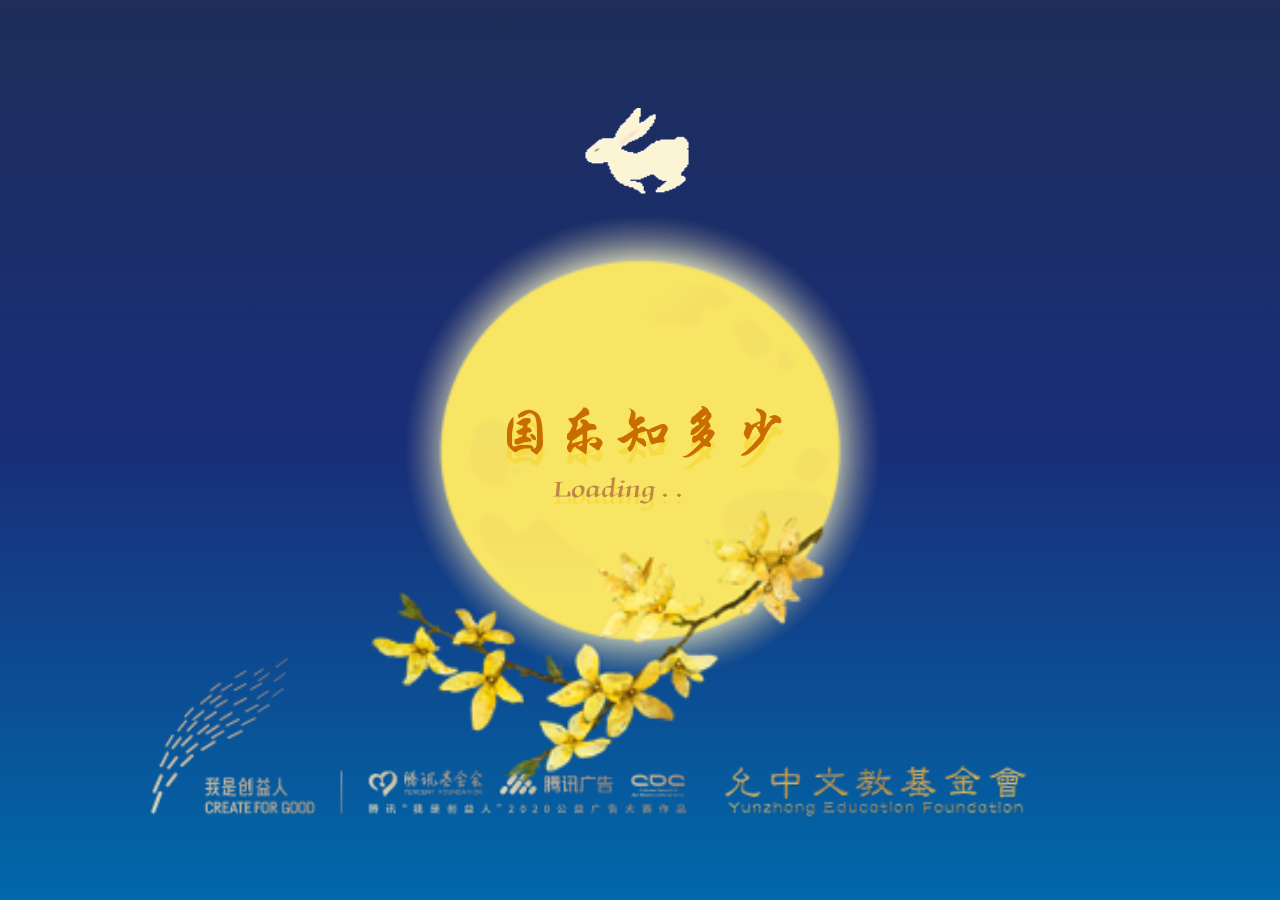
<file: index.html>
<!DOCTYPE html>
<html lang="en">

<head>
    <meta http-equiv="Content-Type" content="text/html; charset=UTF-8">
    <title>国乐知多少</title>
    <link rel="stylesheet" href="./style/oneAct.css">
    <link rel="stylesheet" href="./style/reset.css">
    <link rel="stylesheet" href="./style/twoAct.css">
    <link rel="stylesheet" href="./style/threeAct.css">
    <link rel="stylesheet" href="./style/fourAct.css">
    <link rel="stylesheet" href="./style/zeroAct.css">
    <link rel="stylesheet" href="./style/threeHalfGroup.css">
    <meta name="viewport" content="user-scalable=no" />
</head>

<body>
    <!-- 第0幕 loading -->
    <div id="zeroGroup" style="height: 100%;position: relative;">
        <div class="loading-moon">
            <div class="trans-rabbit">
                <img src="./img/loading/runrun.gif" class="loading-rabbit-img">
            </div>
            <img src="./img/loading/guoyuezhiduoshao.png" class="loading-moon-title">
            <img src="./img/loading/loading.png" class="loading-moon-text">
            <div class="loading-moon-dian-div">
                <img src="./img/loading/diandian.png" class="loading-moon-dian" id="dian1">
                <img src="./img/loading/diandian.png" class="loading-moon-dian" id="dian2">
                <img src="./img/loading/diandian.png" class="loading-moon-dian" id="dian3">
                <img src="./img/loading/diandian.png" class="loading-moon-dian" id="dian4">
                <img src="./img/loading/diandian.png" class="loading-moon-dian" id="dian5">
                <img src="./img/loading/diandian.png" class="loading-moon-dian" id="dian6">
            </div>

            <img src="./img/loading/loadingmoon.png" class="loading-moon-img">
        </div>
        <div id="bottom_sign">
            <img src="./img/loading/logo.png" alt="底部文字" class="bottom_sign">
        </div>
    </div>
    <!-- 页面主干 -->
    <div class="tool" id="tool">

        <div class="container" id="container">
            <!-- 页面头 -->
            <div class="header">
                <div class="header-bottom-change" id="header-bottom-text-change">
                    <img class="header-bottom-text-one" id="header-bottom-text-one" src="./img/oneGroup/words1.png" alt="中央文字提示第一幕第一组">
                    <img class="header-bottom-text-two" id="header-bottom-text-two" src="./img/oneGroup/words12.png" alt="中央文字提示第一幕第二组">
                    <img class="header-bottom-text-three" id="header-bottom-text-three" src="./img/oneGroup/words13.png" alt="中央文字提示第一幕第三组">
                </div>
                <img class="header-bottom-text-group-two" id="header-bottom-text-group-two" src="./img/oneGroup/twoPage/musicealternatelytitle.png" alt="中央文字提示第一幕第二组">

            </div>

            <!-- 第一幕第一组 -->
            <div class="middle-text-tips" id="middle-text-tips">
                <img src="./img/oneGroup/moonwords.png" alt="中央文字提示">
            </div>
            <div class="hands" id="hands" style="display: none;">
                <img src="./img/oneGroup/moonhand.png" alt="佛手图形">
            </div>
            <div class="hands-animation" id="hands-animation">
                <img src="./img/oneGroup/moonhand.png" alt="佛手图形">
            </div>
            <img src="./img/oneGroup/moonbunny.png" alt="月球" class="footer-bottom-middle" id="footer-bottom-middle"></img>
        </div>

        <!-- 页面底 -->
        <div class="footer">

            <div class="km-light" id="km-light">
                <img src="./img/oneGroup/twoPage/light+cord.png" id="km-line" class="line" alt="孔明灯带线">
                <img src="./img/oneGroup/twoPage/lightwords.png" class="noneline-descript" id="noneline-descript" alt="孔明灯不带线">

                <img src="./img/oneGroup/twoPage/light.png" class="noneline" alt="孔明灯不带线">
                <img src="./img/oneGroup/twoPage/lighthand.png" class="cut_hands" id="cut-hands" alt="佛手切线">
                <img src="./img/oneGroup/twoPage/lighthand.png" class="cut_hands_move" id="cut_hands_move" alt="佛手切线">
            </div>


            <div id="montain">
                <img style=" position: absolute; width: 100%; height: auto; pointer-events: none; bottom: 0;" src="./img/oneGroup/mountain1.png" alt="底部大山1" class="size">
                <img style=" position: absolute; width: 100%; height: auto; pointer-events: none; bottom: 0; z-index: 10;" src="./img/oneGroup/mountain2.png" alt="底部大山2" class="size">
            </div>

            <!-- 第一幕第二组 -->
            <div class="music-text-detail" id="music-text-detail">
                <div class="box_music">
                    <div class="size_big zhuangtai" id="zhuangtaizhezhao" style="cursor: pointer; z-index: 10000;"> </div>
                    <img style="pointer-events: none;" src="./img/oneGroup/twoPage/zhuangtaiqiusi.png" class="zhuangtai size" id="zhuangtai" alt="妆台秋思">
                    <img style="pointer-events: none;" src="./img/oneGroup/twoPage/zhuangtaiqiusi-change.png" class="zhuangtai size btn" id="zhuangtaiClick" alt="妆台秋思点击版">
                    <audio preload id="zhuangtaiqiusi" src="./audio/oneGroup/zhuangtaiqiusi.mp3" hidden controls="controls">
                </div>
                <div class="box_music">
                    <div class="size_big guangling" id="guanglingzhezhao" style="cursor: pointer; z-index: 10000;"> </div>
                    <img  style="pointer-events: none;" src="./img/oneGroup/twoPage/guanglingsan.png" class="size guangling" id="guangling"
                        alt="广陵散">
                    <img  style="pointer-events: none;" src="./img/oneGroup/twoPage/guanglingsan-change.png" class="size guangling btn" id="guanglingClick"
                        alt="广陵散点击版">
                    <!-- 音频 -->
                    <audio preload id="guanglingsan" src="./audio/oneGroup/guanglingsan.mp3" hidden
                        controls="controls">
                    </audio>
                </div class="box_music">

                <div class="box_music">
                    <div class="size_big meihua" id="meihuazhezhao" style="cursor: pointer; z-index: 10000;"> </div>
                    <img style="pointer-events: none;" src="./img/oneGroup/twoPage/meihuasannong.png" class="size meihua" id="meihua" alt="梅花三弄">
                    <img style="pointer-events: none;" src="./img/oneGroup/twoPage/meihuasanong-changge.png" class="size meihua btn" id="meihuaClick" alt="梅花三弄点击版">
                    <!-- 音频 -->
                    <audio preload id="meihuasannong" src="./audio/oneGroup/meihuasannong.mp3" hidden controls="controls">
                </div>
                <div class="box_music">
                    <div class="size_big shenren" id="shenrenzhezhao" style="cursor: pointer; z-index: 10000;"> </div>
                    <img src="./img/oneGroup/twoPage/shenrenchang.png" 
                    
                    class="size_big shenren" id="shenren"
                    style="pointer-events: none;"
                        alt="神人畅">
                    <img src="./img/oneGroup/twoPage/shanrenchang-change.png"
                    style="pointer-events: none;"
                    class="size_big shenren btn" id="shenrenClick"
                        alt="神人畅点击版">
                    <!-- 音频 -->
                    <audio preload id="shenrenchang" src="./audio/oneGroup/shenrenchang.mp3" hidden
                        controls="controls">
                    </audio>
                </div class="box_music">
                <div class="box_music">
                    <div class="size_big nichang" id="nichangzhezhao" style="cursor: pointer; z-index: 10000;"> </div>
                    <img style="pointer-events: none;" src="./img/oneGroup/twoPage/nichangqu.png" class="size nichang" id="nichang" alt="霓裳曲">
                    <img style="pointer-events: none;" src="./img/oneGroup/twoPage/nichangqu-change.png" class="nichang size btn" id="nichangClick" alt="霓裳曲点击版">
                    <!-- 音频 -->
                    <audio preload id="nichangqu" src="./audio/oneGroup/nichangqu.mp3" hidden controls="controls">
                </div>
                <div class="box_music">
                    <div class="size yueer" id="yueerzhezhao" style="cursor: pointer; z-index: 10000;"> </div>
                    <img  style="pointer-events: none;" src="./img/oneGroup/twoPage/yueergao.png" class="size yueer" id="yueer" alt="月儿高">
                    <img  style="pointer-events: none;" src="./img/oneGroup/twoPage/yueergao-change.png" class="yueer size btn" id="yueerClick"
                        alt="月儿高点击">
                    <!-- 音频 -->
                    <audio preload id="yueergao" src="./audio/oneGroup/yueergao.mp3" hidden
                        controls="controls">
                </div>

                <div class="box_music">
                    <div class="size xiaoxiang" id="xiaoxiangzhezhao" style="cursor: pointer; z-index: 10000;"> </div>
                    <img  style="pointer-events: none;" src="./img/oneGroup/twoPage/xiaoxiangshuiyun.png" class="size xiaoxiang" id="xiaoxiang"
                        alt="潇湘水云">
                    <img  style="pointer-events: none;" src="./img/oneGroup/twoPage/xiangxiangshuiyun-change.png" class="xiaoxiang size btn" id="xiaoxiangClick"
                        alt="潇湘水云点击版">
                    <!-- 音频 -->
                    <audio preload id="xiaoxiangshuiyun"
                        src="./audio/oneGroup/xiaoxiangshuiyun.mp3" hidden controls="controls">
                </div>
            </div>
        </div>

        <!-- 几组乐曲 -->
        <div id="fixStar">
            <img src="./img/oneGroup/backdropstart.png" alt="覆盖星星" class="stars">
        </div>

        <!-- 第三幕 -->
        <div id="threeGroup" class="threeGroup">
            <img class="header-bottom-text-group-three" id="header-bottom-text-group-three"
                src="./img/threeGroup/listnerwhat.png" alt="中央文字提示第三幕">
            <div id="threeGroupTop" style="display: none;">
                <img class="header-bottom-text-group-three-left" id="header-bottom-text-group-three-left"
                    src="./img/threeGroup/polaris.png" alt="中央文字提示第三幕北极星">
                <img class="header-bottom-text-group-three-bottom" id="header-bottom-text-group-three-bottom"
                    src="./img/threeGroup/clickstarthand.png" alt="中央文字提示第三幕手势">
                <img class="header-bottom-text-group-three-hands" id="header-bottom-text-group-three-hands"
                    src="./img/threeGroup/musicalinstrumenthand.png" alt="中央文字提示第三幕手势">
            </div>
            <img style="position: fixed; width: 80%; height: 65%; top: 27%; left: 11%; bottom: 0; right: 0; z-index: 2;pointer-events: none;" src="./img/threeGroup/7start.png" alt="北斗七星连线">
            <!-- 乐器 -->
            <div>
                <div style="z-index: 1000000;" class="xiao" id="xiaoTouch"></div>
                <img style="pointer-events: none;"  src="./img/threeGroup/xiao.png" class="xiao" id="xiao" alt="萧">
                <img src="./img/threeGroup/xiaostart.png" style="pointer-events: none;position: absolute; height: auto; width: 20%; left: -5%; opacity: 0.6; bottom: 1%;" id="xingxing1" alt="萧光">
                <audio preload id="xiaomp3" src="./audio/threeGroup/xiao.mp3" hidden
                    controls="controls">
            </div>
            <div>
                <div style="cursor: pointer; z-index: 10000;" class="ruan" id="ruanTouch"> </div>
                <img src="./img/threeGroup/ruan.png" class="ruan" id="ruan" alt="阮">
                <img src="./img/threeGroup/ruanstart.png" style="position: absolute; width: 30%; height: auto; left: 1%; opacity: 0.6; bottom: 17%;" id="xingxing2" alt="阮">
                <audio preload id="ruanmp3" src="./audio/threeGroup/ruan.mp3" hidden
                    controls="controls">
            </div>
            <div>
                <div style="cursor: pointer; z-index: 10000;"class="guqin" id="guqinTouch"> </div>
                <img src="./img/threeGroup/guqin.png" class="guqin" id="guqin" alt="古琴">
                <img src="./img/threeGroup/guqinstart.png" style="position: absolute; width: 28%; /* height: 26%; */ left: 22%; opacity: 0.6; bottom: 24%;" id="xingxing3" alt="古琴">
                <audio preload id="guqinmp3" src="./audio/threeGroup/guqin.mp3" hidden
                    controls="controls">
            </div>
            <div>
                <div style="cursor: pointer; z-index: 10000;" class="konghou" id="konghouTouch"> </div>
                <img src="./img/threeGroup/konghou.png" class="konghou" id="konghou" alt="箜篌">
                <img src="./img/threeGroup/konghoustart.png" style="position: absolute; width: 35%; height: auto; bottom: 31%; opacity: 0.6; left: 38%;" id="xingxing4" alt="箜篌">
                <audio preload id="konghoump3" src="./audio/threeGroup/konghou.mp3" hidden
                    controls="controls">
            </div>
            <div>
                <div style="cursor: pointer; z-index: 10000;"class="sheng" id="shengTouch"> </div>
                <img src="./img/threeGroup/sheng.png" class="sheng" id="sheng" alt="笙">
                <img src="./img/threeGroup/shengstart.png" style="position: absolute; width: 30%; /* height: 13%; */ left: 69%; opacity: 0.6; bottom: 40%;" id="xingxing5" alt="笙">
                <audio preload id="shengmp3" src="./audio/threeGroup/sheng.mp3" hidden
                    controls="controls">
            </div>
            <div>
                <div style="cursor: pointer; z-index: 10000;" class="xun" id="xunTouch"> </div>
                <img  src="./img/threeGroup/xun.png" class="xun" id="xun" alt="埙">
                <img src="./img/threeGroup/xunstart.png" style="position: absolute; width: 21.47%; height: auto; left: 78%; opacity: 0.6; bottom: 60%;" id="xingxing6" alt="埙">
                <audio preload id="xunmp3" src="./audio/threeGroup/xun.mp3" hidden
                    controls="controls">
            </div>
            <div>
                <div style="cursor: pointer; z-index: 10000;" class="bianzhong" id="bianzhongTouch"> </div>
                <img src="./img/threeGroup/bianqing.png" class="bianzhong" id="bianzhong" alt="编钟">
                <img src="./img/threeGroup/bianqingstart.png" style="position: absolute; width: 25.47%; height: auto; left: 43%; opacity: 0.6; bottom: 66%;" id="xingxing7" alt="编钟">
                <audio preload id="bianzhongmp3" src="./audio/threeGroup/bianqing.mp3" hidden
                    controls="controls">
            </div>
            <div id="jinruyue">
                <img src="./img/threeGroup/jinrudeyinyuejiao.png"
                style="position: absolute; width: 45.51%; height: auto; left: 50.5%; opacity: 0.6; bottom: 6.4%;"
                id="yueqiqqqqqq">
            </div>
        </div>


        <!-- 第3.5幕 -->
        <div id="threeHalfGroup" class="threeHalfGroup">
            <img id="threeHalfGroup1" src="./img/halfThreeGroup/yanhuangzisun1.png" class="yanhuang" alt="炎黄子孙">
            <img id="threeHalfGroup2" src="./img/halfThreeGroup/yanhuangzisun2.png" class="huaxia" alt="华夏儿女">
            <img id="threeHalfGroup3" src="./img/halfThreeGroup/yanhuangzisun3.png" class="daidai" alt="代代相传">
            <img id="threeHalfGroup4" src="./img/halfThreeGroup/yanhuangzisun4.png" class="shiwomen" alt="是我们不变的">
            <img id="threeHalfGroup5" src="./img/halfThreeGroup/zhongguoyunwei.png" class="zhongguo" alt="中国韵味儿">
            <img id="threeHalfGroup6" src="./img/halfThreeGroup/rangyinyuemuyu.png" class="rangyinyue" alt="让音乐母语重回生活">
            <img src="./img/halfThreeGroup/logo-yuejiaologo.png" class="logo" alt="logo">
            <img src="./img/halfThreeGroup/rMQKUJ.png" style=" position: fixed; width: 100%; height: 100%; top: 0; left: 0; z-index: 2; pointer-events: none;" alt="背景云层">
            <img style=" position: fixed; width: 100%; height: 100%; top: 0; left: 0; z-index: 2; pointer-events: none;" src="./img/halfThreeGroup/blackgroundlight.png" alt="背景灯">
        </div>
    </div>
    </div>
    <script>
        var _mtac = {};
        (function () {
            var mta = document.createElement("script");
            mta.src ="//pingjs.qq.com/h5/stats.js?v2.0.4";
            mta.setAttribute("name","MTAH5");
            mta.setAttribute("sid","500735495");
            var s = document.getElementsByTagName("script")[0];
            s.parentNode.insertBefore(mta, s);
        })();
    </script>
    <script src="./js/moveMoon.js"></script>
    <script src="./js/lightMove.js"></script>
    <script src="./js/clickText.js"></script>
    <script src="./js/load.js"></script>
    <script src="./js/fourClick.js"></script>
    <script src="./js/zeroGourp.js"></script>
    <script src="./js/stoptouch.js"></script>
    <script src="./js/zhezhaoclick.js"></script>

<script src="https://res.wx.qq.com/open/js/jweixin-1.4.0.js"></script>
<script src="./js/jquery.js"></script>
<script>  
    var wxConfig = { debug: false, jsApiList: [ 'checkJsApi', 'updateTimelineShareData', 'updateAppMessageShareData'] }
    $.ajax({
        type: 'GET',
        url: 'https://gongyi3act.tencent-cloud.net/cgi-bin/wx_privilege',
        dataType: 'json',
        data: {
            spid: 'SZ00000012',//SZ00000012
            cmd: 'page',
            url:location.href
        },
        timeout: 300,
        success: function (data) {
            wxConfig.appId = data.appid;
            wxConfig.timestamp = data.timestamp;
            wxConfig.nonceStr = data.noncestr;
            wxConfig.signature = data.signature;
            wx.config(wxConfig);
            wx.ready(function(){
                var title = '国乐知多少'
                var desc = '让音乐母语重回生活！'
                var link = 'https://gongyi3act.tencent-cloud.net/tradition20/'
                var imgUrl = 'https://s3.ax1x.com/2020/12/21/rwZwvD.png'
                wx.updateTimelineShareData({
                    title: title,
                    link: link,
                    imgUrl: imgUrl,
                    success: function () {
                    },
                    cancel: function () {
                    }
                })

                wx.updateAppMessageShareData({
                    title: title,
                    desc: desc,
                    link: link,
                    imgUrl: imgUrl,
                    type: '', // 分享类型,music、video或link，不填默认为link
                    dataUrl: '', // 如果type是music或video，则要提供数据链接，默认为空
                    success: function () {
                    },
                    cancel: function () {
                    }
                })
            })
            wx.error(function(res){
                console.log(res)
            });
        },
        error: function (xhr, type) {
            console.log('jssdk error!')
        }
    });
</script> 

</body>


</html>
</file>
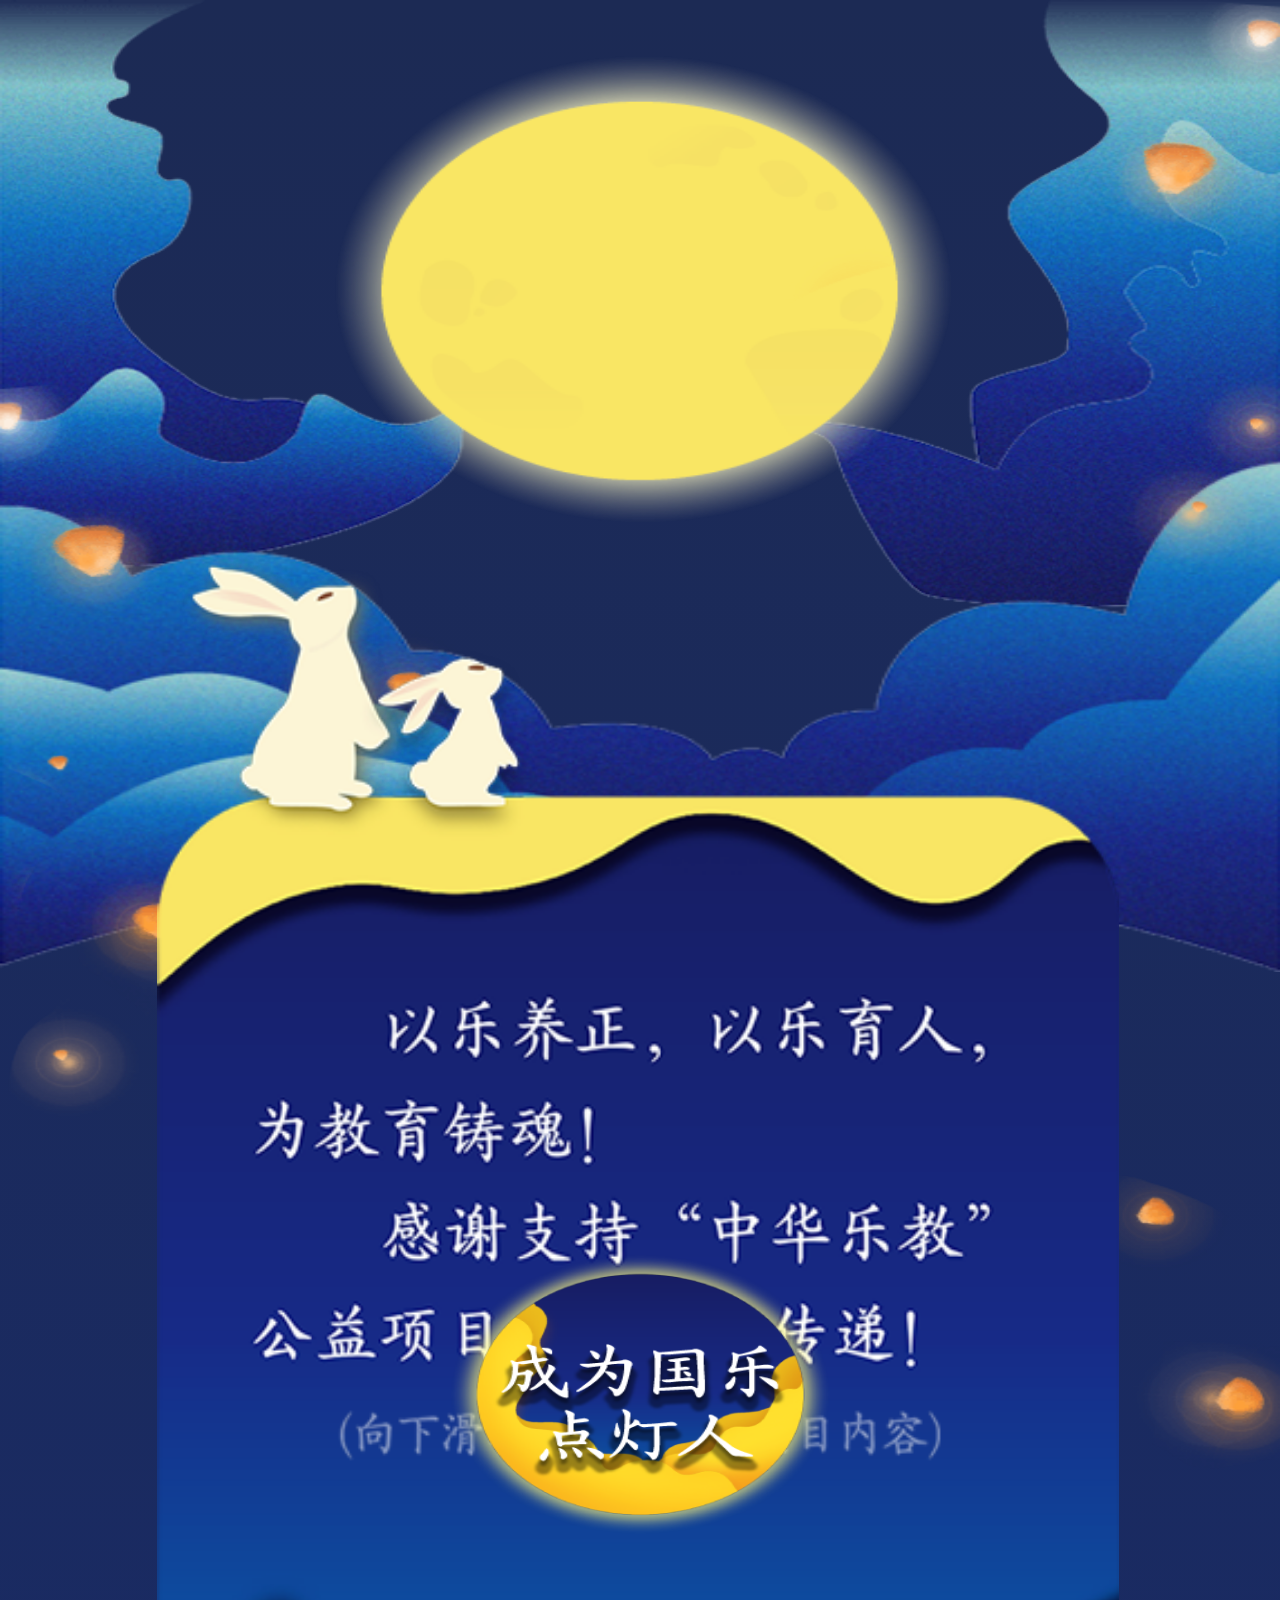
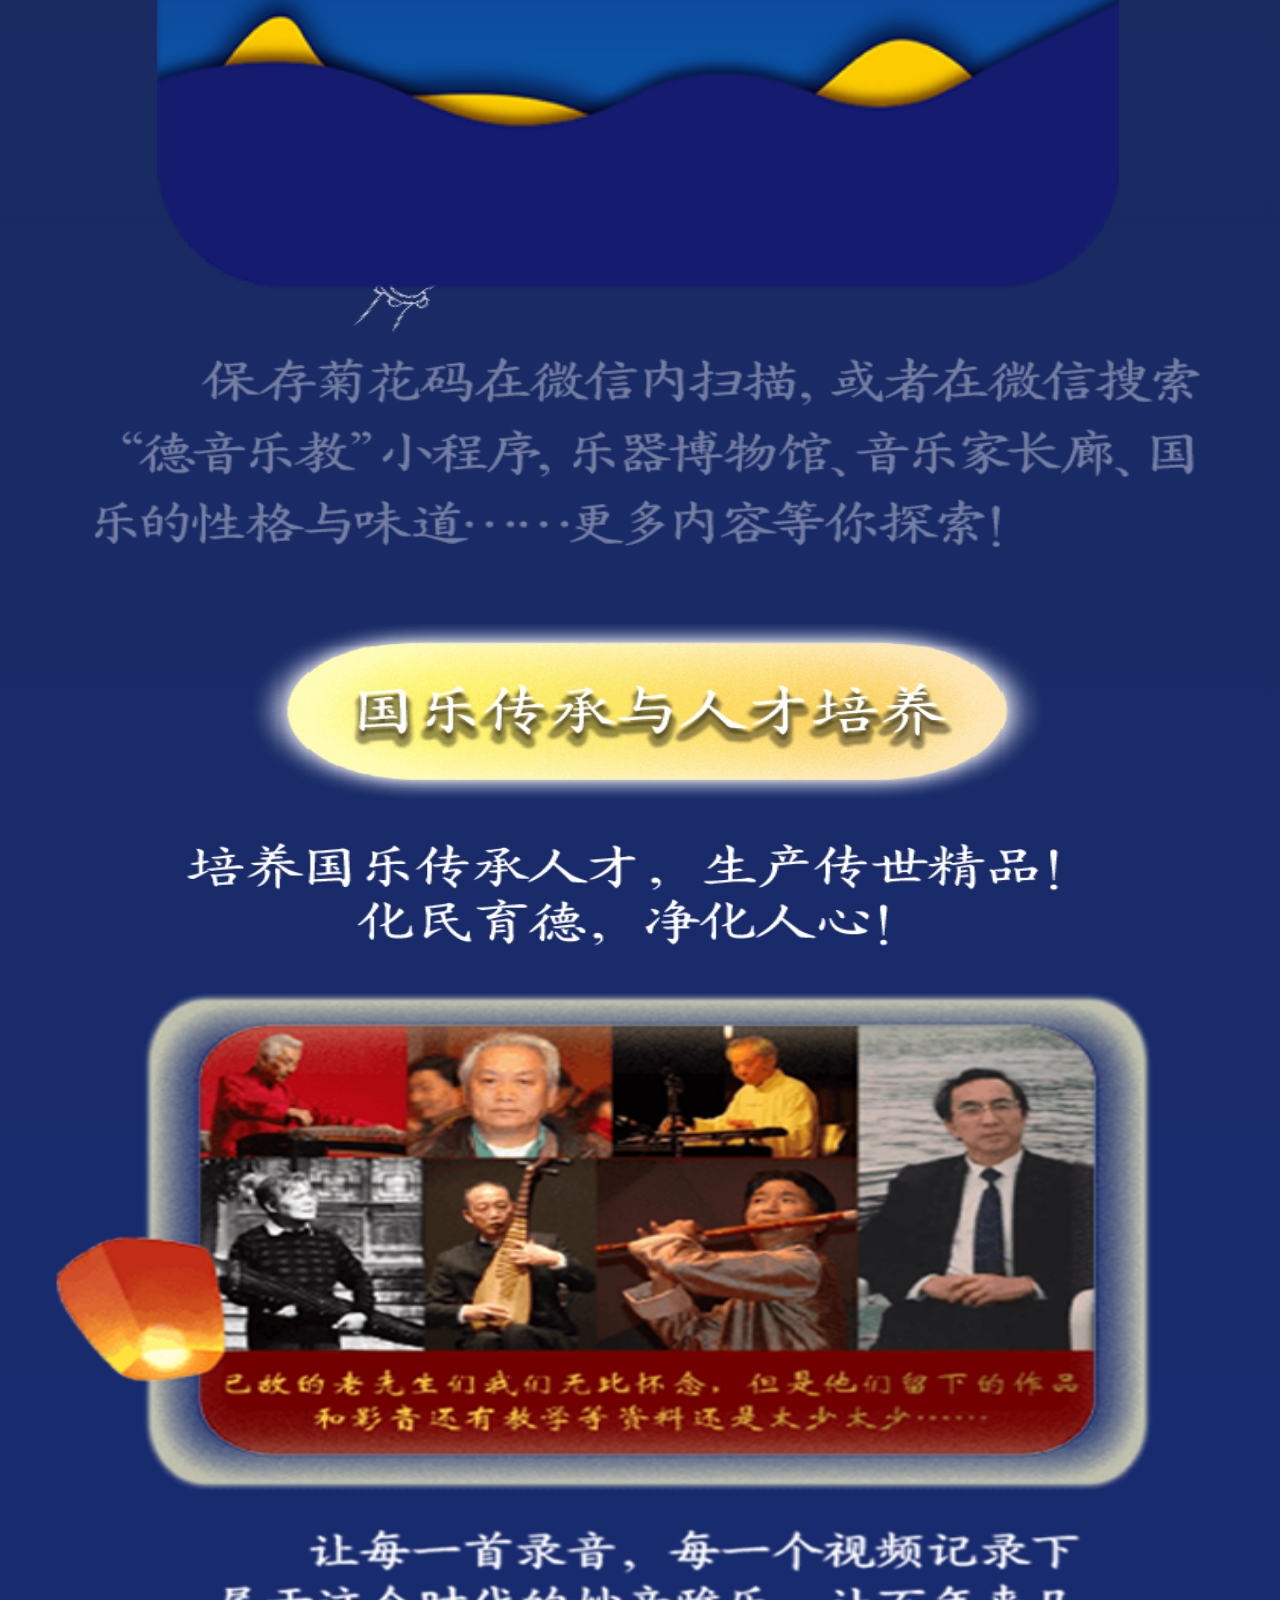
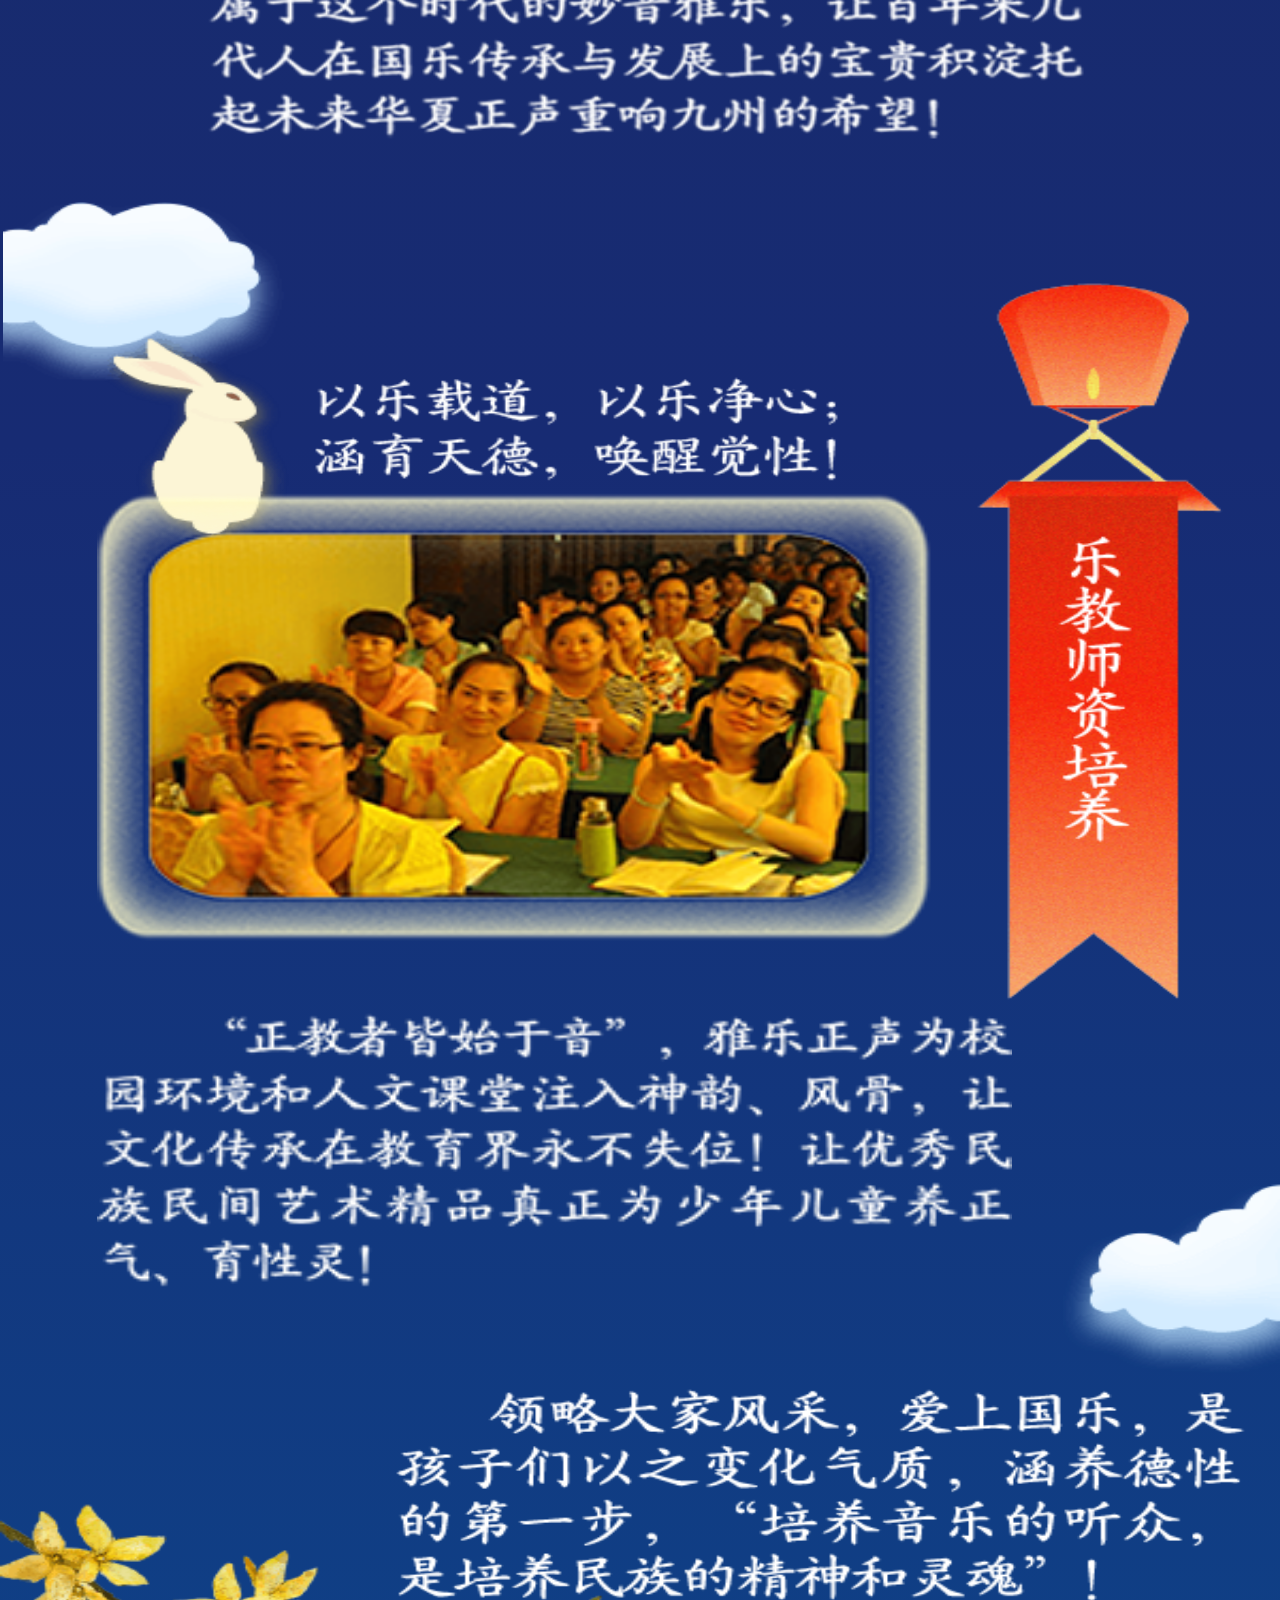
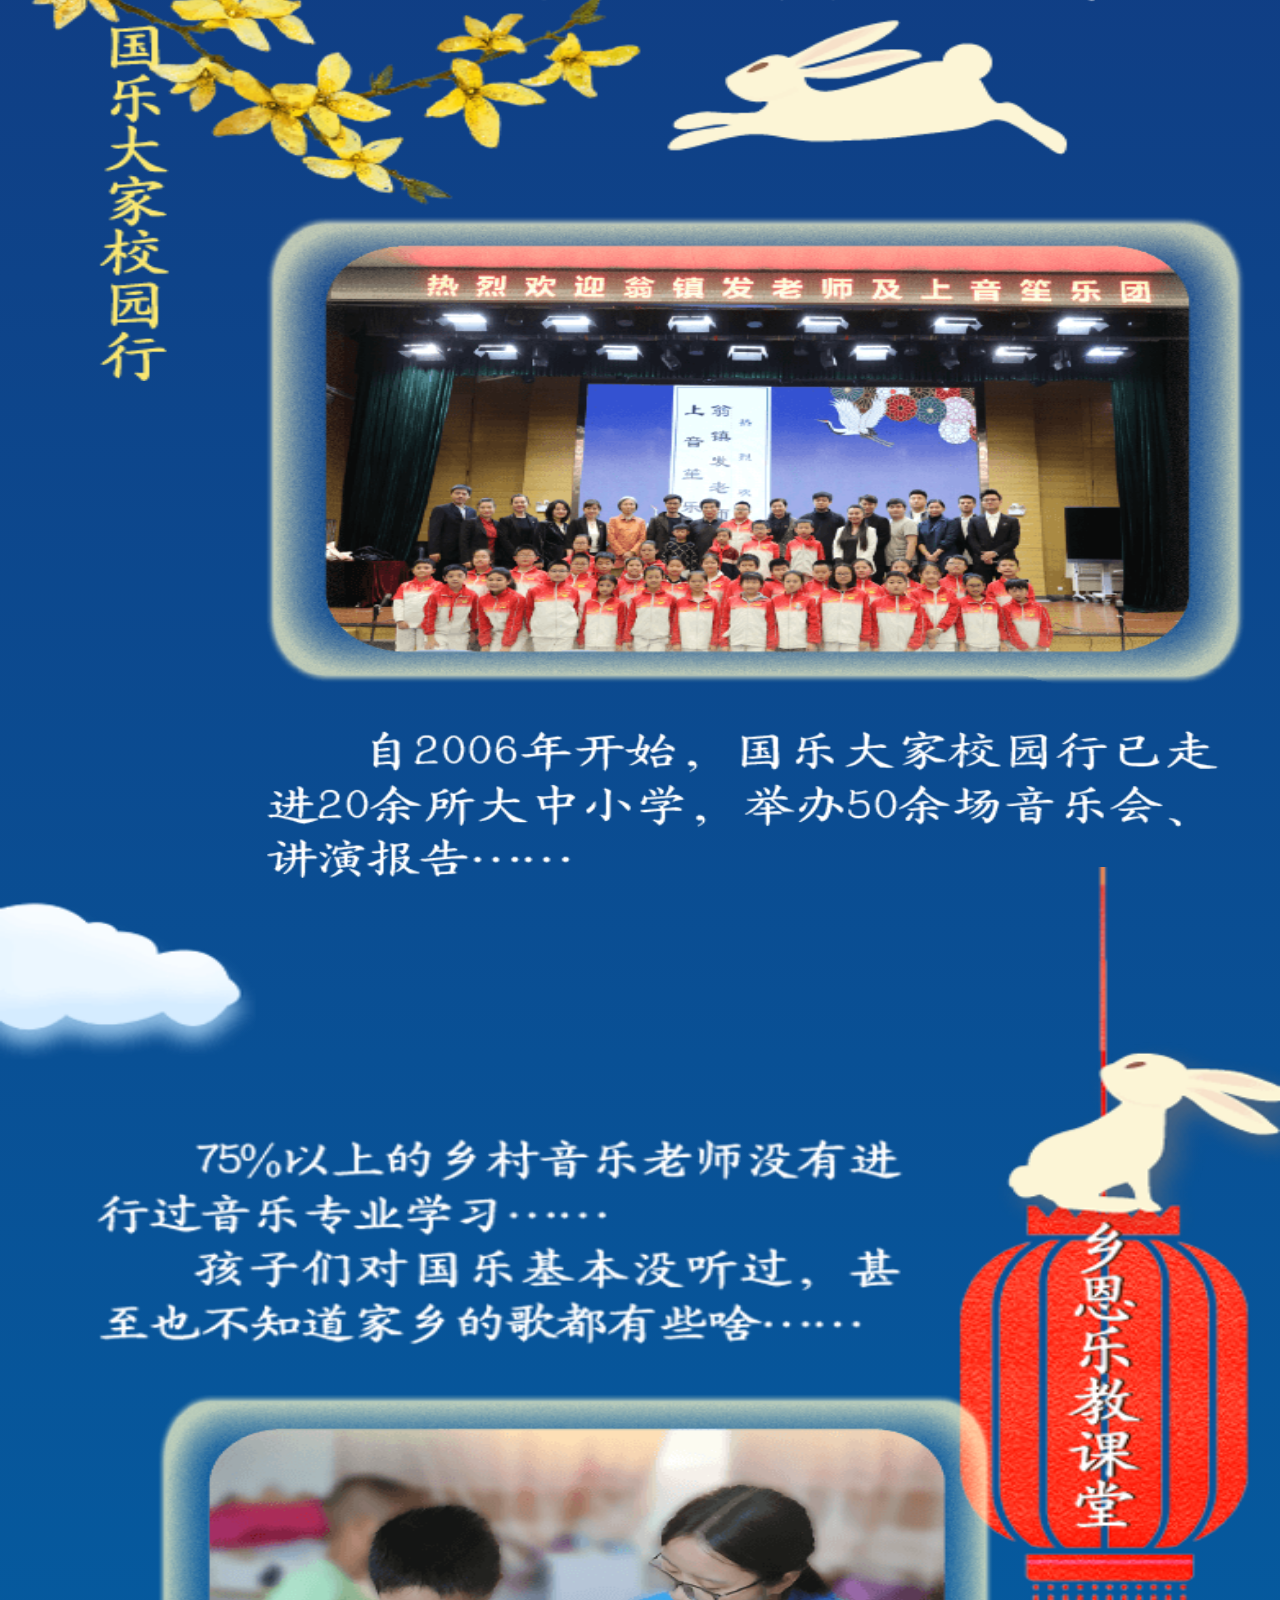
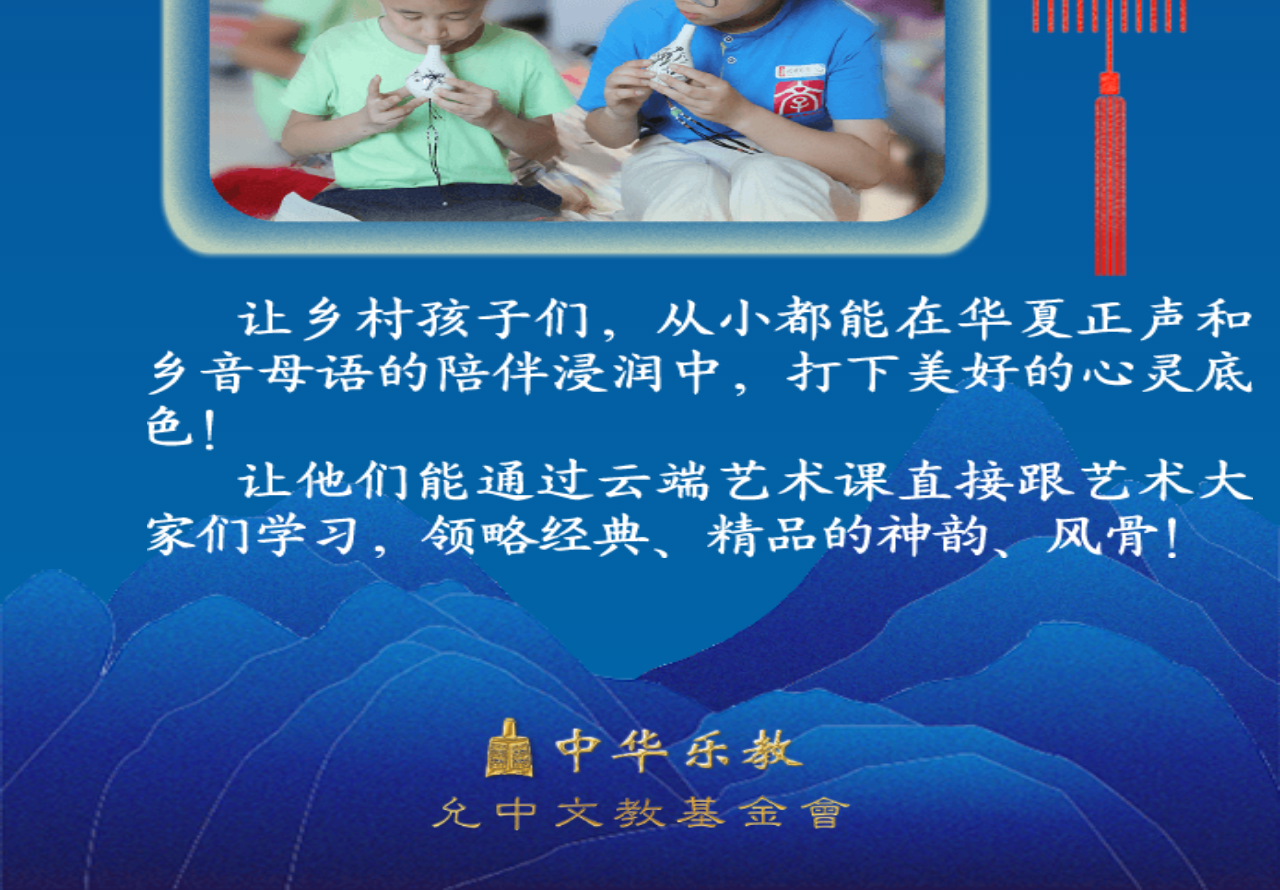
<file: juankuan_new.html>
<!DOCTYPE html>
<html lang="en">

<head>
    <meta http-equiv="Content-Type" content="text/html; charset=UTF-8">
    <title>国乐知多少</title>
    <meta name="viewport" content="user-scalable=no" />
    <link rel="stylesheet" href="./style/reset.css">
    <style>
        body {
            background-image: linear-gradient( #1c2a54, #172b73, #0068ab);
        }
        
        .container_four img {
            -webkit-user-select: none;
            -ms-user-select: none;
            -moz-user-select: none;
            user-select: none;
            -webkit-touch-callout: none;
            -ms-touch-callout: none;
        }
        
        .container {
            position: relative;
            height: 7290px;
        }
        
        .container .leftyun {
            position: absolute;
            width: 42.96%;
            height: 7.92%;
            top: 0%;
            left: 0%;
        }
        
        .container .rightyun {
            position: absolute;
            top: 0;
            right: 0;
            width: 41.84%;
            height: 8.46%;
        }
        
        .container .yun3 {
            position: absolute;
            width: 100%;
            top: 6.16%;
            height: 7.18%;
        }
        
        .beijingtiandeng {
            position: absolute;
            top: 0;
            right: 0;
            width: 100%;
            height: 20.17%;
        }
        
        .moon2 {
            position: absolute;
            width: 48.16%;
            height: 6.4%;
            left: 26.12%;
            top: 0.76%;
        }
        
        .juankuantu {
            position: absolute;
            width: 75.19%;
            height: 14.05;
            top: 7.47%;
            left: 12.24%;
        }
        
        .diandengren {
            position: absolute;
            width: 29.62%;
            height: 3.83%;
            top: 17.21%;
            left: 35.2%;
        }
        
        .juhua {
            position: absolute;
            width: 21.21%;
            height: 2.82%;
            top: 23.01%;
            left: 39.49%;
        }
        
        .xcxEntry {
            position: absolute;
            width: 87.65%;
            height: 4.86%;
            top: 24.65%;
            left: 6.53%;
        }
        
        .guole1 {
            position: absolute;
            width: 71.22%;
            height: 4.48%;
            top: 30.47%;
            left: 14.39%;
        }
        
        .guole2 {
            position: absolute;
            width: 99.18%;
            height: 10.63%;
            top: 35.4%;
            left: 0.8%;
        }
        
        .shizi1 {
            position: absolute;
            width: 99.8%;
            height: 11.6%;
            top: 46.63%;
            left: 0.2%;
        }
        
        .shizi2 {
            position: absolute;
            width: 71.53%;
            height: 11.5%;
            top: 50.65%;
            left: 7.55%;
        }
        
        .guoledajia1 {
            position: absolute;
            width: 100%;
            height: 10.95%;
            top: 60.12%;
        }
        
        .guoledajia2 {
            position: absolute;
            width: 76.73%;
            height: 9.68%;
            top: 68.8%;
            left: 20.61%;
        }
        
        .xiangen1 {
            position: absolute;
            width: 100%;
            height: 14.12%;
            top: 77.74%;
        }
        
        .xiangen2 {
            position: absolute;
            width: 86.43%;
            height: 11.53%;
            top: 83.91%;
            z-index: 11;
            left: 11.45%;
        }
        
        .yuanshan1 {
            position: absolute;
            width: 100%;
            height: 7.27%;
            bottom: 0;
        }
        
        .yuanshan2 {
            position: absolute;
            width: 100%;
            height: 4.41%;
            bottom: 0;
            z-index: 10;
        }
        
        .bottom {
            position: absolute;
            width: 83.98%;
            height: 1.67%;
            left: 8.16%;
            bottom: 0.73%;
            z-index: 110;
        }
    </style>
</head>

<body>

    <div class="container">
        <div id="container_four" class="container_four">
            <img src="./img/fourGroup/blackground1.png" class="leftyun" alt="顶部背景云左">
            <img src="./img/fourGroup/blackground2.png" class="rightyun" alt="顶部背景云右">
            <img src="./img/fourGroup/blackground3.png" class="yun3" alt="背景云3">
            <img src="./img/fourGroup/endmoon.png" class="moon2" alt="月亮">
            <img src="./img/fourGroup/endlight.png" class="beijingtiandeng" alt="背景小天灯">


            <!-- <div class="header"> -->

            <img src="./img/fourGroup/guoyuechuancheng1.png" class="guole1" alt="国乐">
            <img src="./img/fourGroup/guoyuechuancheng2.png" class="guole2" alt="国乐">


            <img src="./img/fourGroup/yuejiaoshizi1.png" class="shizi1" alt="shizi2">
            <img src="./img/fourGroup/yuejiaoshizi2.png" class="shizi2" alt="shizi2">


            <img src="./img/fourGroup/guoyuedajia1.png" class="guoledajia1" alt="guoledajia1">
            <img src="./img/fourGroup/guoyuedajia2.png" class="guoledajia2" alt="guoledajia2">



            <img src="./img/fourGroup/xiangenketang1.png" class="xiangen1" alt="xiangen1">
            <img src="./img/fourGroup/xiangenyuejiao2.png" class="xiangen2" alt="xiangen2">



            <img src="./img/fourGroup/mountain1.png" class="yuanshan1" alt="底部远山1（右）">
            <img src="./img/fourGroup/mountain2.png" class="yuanshan2" alt="底部远山2（左）">


            <img src="./img/fourGroup/logo-endyuejiaologo.png" class="bottom" alt="底部远山2（左）">
            <img id="xcxEntreyIsWx" style="display: none;" src="./img/fourGroup/weixin-jinruxiaochengxu.png" class="xcxEntry" alt="小程序入口">
            <img id="xcxEntreyNotWx" style="display: none;" src="./img/fourGroup/others-jinruxiaochengxu.png" class="xcxEntry" alt="小程序入口">
        </div>
        <img onclick="clickXcxImg()" src="./img/fourGroup/deyinyuejiaochrysanthemum.png" class="juhua" alt="小程序ma">

        <div id="isShowImg" style="display:none;position: fixed;text-align: center;
        top: 0;
        width: 100vw;
        height: 100vh;
        background: rgba(0,0,0,.9);
        z-index: 9999;">
            <img onclick="clickEntry()" style="width: 600px;margin-top: 200px;" src="./img/fourGroup/rYY5jK.png">
        </div>
        <a href="https://gongyi.qq.com/succor/detail.htm?id=225681&et=gyzds">
            <div>
                <img src="./img/fourGroup/taiking.png" class="juankuantu" alt="捐款图">
                <img src="./img/fourGroup/guoyuediandengren.png" class="diandengren" alt="国乐电灯人">
            </div>
        </a>

    </div>
    <script src="./js/stoptouch2.js"></script>
    <script src="./juankuan/load.js"></script>

    <script src="https://res.wx.qq.com/open/js/jweixin-1.4.0.js"></script>
    <script src="./js/jquery.js"></script>
    <script>
        var wxConfig = {
            debug: false,
            jsApiList: ['checkJsApi', 'updateTimelineShareData', 'updateAppMessageShareData']
        }
        $.ajax({
            type: 'GET',
            url: 'https://gongyi3act.tencent-cloud.net/cgi-bin/wx_privilege',
            dataType: 'json',
            data: {
                spid: 'SZ00000012', //SZ00000012
                cmd: 'page',
                url: location.href
            },
            timeout: 300,
            success: function(data) {
                wxConfig.appId = data.appid;
                wxConfig.timestamp = data.timestamp;
                wxConfig.nonceStr = data.noncestr;
                wxConfig.signature = data.signature;
                wx.config(wxConfig);
                wx.ready(function() {
                    var title = '国乐知多少'
                    var desc = '让音乐母语重回生活！'
                    var link = 'https://gongyi3act.tencent-cloud.net/tradition20/'
                    var imgUrl = 'https://s3.ax1x.com/2020/12/21/rwZwvD.png'
                    wx.updateTimelineShareData({
                        title: title,
                        link: link,
                        imgUrl: imgUrl,
                        success: function() {},
                        cancel: function() {}
                    })

                    wx.updateAppMessageShareData({
                        title: title,
                        desc: desc,
                        link: link,
                        imgUrl: imgUrl,
                        type: '', // 分享类型,music、video或link，不填默认为link
                        dataUrl: '', // 如果type是music或video，则要提供数据链接，默认为空
                        success: function() {},
                        cancel: function() {}
                    })
                })
                wx.error(function(res) {
                    console.log(res)
                });
            },
            error: function(xhr, type) {
                console.log('jssdk error!')
            }
        });
    </script>
</body>


</html>
</file>
<file: style/oneAct.css>
html,
body {
    width: 100%;
    height: 100%;
}

body {
    /*页面背景图 */
    font-family: sans-serif;
    background-image: linear-gradient( #1e2d59, #192e79, #0069aa);
    /* background: url('https://s3.ax1x.com/2020/11/30/DRZE80.png') no-repeat; */
    background-size: 100%;
}

.tool {
    display: none;
}

.container .header {
    display: flex;
    flex-direction: column;
    justify-content: center;
    align-items: flex-start;
}

.container .header .top_text {
    width: 500px;
}

.footer .montain {
    position: absolute;
    bottom: 0;
    border-bottom: 0px;
    pointer-events: none;
    /* display: none; */
}

.header-bottom-change {
    margin-left: 115px;
    position: relative;
    opacity: 1;
    /* 稍后取消掉 */
    /* display: none; */
}

.container .header-bottom-text-one {
    margin-top: 0px;
    position: absolute;
    top: 306px;
    width: 720px;
    height: auto;
    opacity: 0;
}

.container .header-bottom-text-two {
    margin-top: 0px;
    position: absolute;
    top: 384px;
    width: 720px;
    height: auto;
    opacity: 0;
}

.container .header-bottom-text-three {
    margin-top: 0px;
    position: absolute;
    top: 463px;
    width: 720px;
    height: auto;
    opacity: 0;
}

.container .header-bottom-text-group-two {
    top: 166px;
    left: 127px;
    width: 585px;
    height: auto;
    max-width: 74%;
    max-height: 100%;
    opacity: 0;
    position: absolute;
    display: none;
}

.header-bottom-text-group-three {
    position: absolute;
    top: 41px;
    left: 238px;
    width: 550px;
    height: 140px;
}

.header-bottom-text-group-three-left {
    position: absolute;
    top: 0;
    left: 27px;
    width: 323px;
    height: 406px;
    z-index: 9999999;
}

.header-bottom-text-group-three-bottom {
    position: absolute;
    top: 295px;
    left: 83px;
    width: 44px;
    height: 361px;
}

.header-bottom-text-group-three-hands {
    position: absolute;
    top: 305px;
    left: 250px;
    width: 136px;
    height: 136px;
    animation: header-bottom-text-group-three-hands-time 3s infinite normal;
}

@keyframes header-bottom-text-group-three-hands-time {
    0% {
        opacity: 0;
        top: 305px;
        left: 250px;
    }
    100% {
        opacity: 1;
        top: 251px;
        left: 145px;
    }
}

.footer {
    width: 100%;
    bottom: 0;
}

.footer-bottom-middle :active {
    position: absolute;
    width: 40.64%;
    height: auto;
    bottom: 2.89%;
    left: 30.04%;
    box-shadow: none !important;
    z-index: 0;
}

.footer-bottom-middle {
    position: absolute;
    width: 40.64%;
    height: auto;
    bottom: 2.89%;
    left: 30.04%;
    box-shadow: none !important;
    z-index: 0;
}

.moon_box {
    position: relative;
}

.middle-text-tips {
    position: absolute;
    animation: bottom-top-text 1s infinite alternate;
    width: 45px;
    height: 337px;
    top: 900px;
    left: 483px;
}

.middle-text-tips img {
    width: 45px;
    height: auto;
}

.music-text-detail {
    display: none;
    opacity: 0;
    z-index: 15;
}


/* .music-text-detail .box_music {
width: 50%;
height: auto;
z-index: 15;
} */

.music-text-detail .box_music .zhuangtai {
    width: 35%;
    height: auto;
    position: absolute;
    top: 305px;
    left: 100px;
}

.music-text-detail .box_music .size {
    width: 35%;
    height: 19%;
    position: absolute;
}

.music-text-detail .box_music .size_big {
    width: 40%;
    height: 19%;
    position: absolute;
}

.music-text-detail .box_music .zhuangtai {
    top: 305px;
    left: 100px;
}

.music-text-detail .box_music .guangling {
    left: 42%;
    top: 17%;
}

.music-text-detail .box_music .meihua {
    left: -10px;
    top: 666px;
}

.music-text-detail .box_music .shenren {
    height: 20%;
    width: 34%;
    left: 30%;
    top: 37%;
}

.music-text-detail .box_music .nichang {
    width: 30%;
    left: 68%;
    top: 30%;
}

.music-text-detail .box_music .yueer {
    left: 50px;
    top: 950px;
    height: 350px;
    width: 316px;
}

.music-text-detail .box_music .xiaoxiang {
    left: 36%;
    top: 56%;
    height: 24%;
    width: 30%;
}

.hands {
    position: absolute;
    animation: bottom-top-text 1s infinite alternate;
    width: 103px;
    height: 106px;
    left: 524px;
    top: 1154px;
}

.hands img {
    width: 103px;
    height: 106px;
    left: 524px;
    top: 1214px;
}

.hands-animation {
    width: 103px;
    height: 106px;
    left: 524px;
    position: absolute;
    top: 1154px;
    animation: hands-animation-one-group 3s infinite normal;
}

.hands-animation img {
    width: 103px;
    height: 106px;
    left: 524px;
}

@keyframes hands-animation-one-group {
    0% {
        opacity: 1;
    }
    100% {
        opacity: 0;
        top: 860px;
    }
}

.size {
    width: 100%;
    height: 100%;
}

.stars {
    position: fixed;
    width: 100%;
    height: 100%;
    top: 0;
    left: 0;
    z-index: 2;
    pointer-events: none;
}

.starGroup1 {
    position: fixed;
    width: 100%;
    height: 100%;
    top: 0;
    left: 0;
    z-index: 2;
    opacity: 0;
    pointer-events: none;
    /* animation: bottom-top-text 1s infinite alternate; */
}

.starGroup2 {
    position: fixed;
    width: 100%;
    height: 100%;
    top: 0;
    left: 0;
    z-index: 2;
    opacity: 0;
    pointer-events: none;
    /* animation: bottom-top-text 1s infinite alternate; */
}

.starGroup3 {
    position: fixed;
    width: 100%;
    height: 100%;
    top: 0;
    left: 0;
    z-index: 2;
    opacity: 0;
    pointer-events: none;
    /* animation: bottom-top-text 1s infinite alternate; */
}

@keyframes bottom-top-text {
    0% {
        opacity: 0;
    }
    100% {
        opacity: 1;
    }
}

.footer-bottom-right {
    position: absolute;
    width: 100%;
    bottom: 0;
    right: 0;
    /* z-index: 11; */
}


/* 孔明灯样式 */

.km-light {
    opacity: 0;
}

.km-light .line {
    position: absolute;
    right: 11%;
    bottom: 25%;
    pointer-events: none;
    z-index: 10;
    width: 23%;
    height: auto;
}

.footer .km-light .noneline {
    display: inline-block;
    position: absolute;
    right: 12%;
    bottom: 33%;
    z-index: 10;
    width: 22%;
    height: auto;
    animation: myfirst 5s;
    animation-timing-function: ease 3s;
    /* display: none; */
}

.noneline-descript {
    position: absolute;
    right: 7%;
    bottom: 32%;
    width: 30.1%;
}

.km-light .cut_hands {
    box-shadow: none !important;
    position: absolute;
    right: 6%;
    bottom: 18%;
    height: 18%;
    z-index: 1000;
    display: none;
    width: auto;
}

.cut_hands_move {
    box-shadow: none !important;
    position: absolute;
    display: none;
    right: 6%;
    bottom: 18%;
    height: 18%;
    z-index: 1000;
    width: auto;
    pointer-events: none;
    animation: hands-cut-hands-one-group 3s infinite normal;
    z-index: 6;
}

@keyframes hands-cut-hands-one-group {
    0% {
        opacity: 1;
    }
    100% {
        opacity: 0;
        right: 30%;
    }
}

.starfield {
    display: none;
}

@keyframes myfirst {
    0% {
        right: 12%;
        bottom: 33%;
    }
    98% {
        right: 12%;
        bottom: 1523px;
    }
    100% {
        opacity: 0;
        display: none;
    }
}

.footer .km-light .line {
    animation-duration: 5s;
}


/* 点击版 */

.footer .box_music .btn {
    z-index: -1;
    opacity: 0;
}
</file>
<file: style/twoAct.css>
@keyframes bottom-top-text-musician {
    0% {
        width: 10%;
        height: 10%;
    }
    60% {
        opacity: 1;
    }
    100% {
        opacity: 0;
        width: 100%;
        height: 100%;
    }
}

.musician1 {
    margin: auto;
    position: fixed;
    width: 10%;
    height: 10%;
    right: 0;
    top: 0;
    left: 0;
    bottom: 0;
    z-index: 2;
    display: none;
    pointer-events: none;
    transform: scale(1.5);
    animation: bottom-top-text-musician 8s;
    animation-iteration-count: 1;
}

.musician2 {
    margin: auto;
    position: fixed;
    width: 10%;
    height: 10%;
    right: 0;
    top: 0;
    left: 0;
    bottom: 0;
    z-index: 2;
    display: none;
    pointer-events: none;
    transform: scale(1.5);
    animation: bottom-top-text-musician 8s;
    animation-iteration-count: 1;
}

.musician3 {
    margin: auto;
    position: fixed;
    width: 10%;
    height: 10%;
    right: 0;
    top: 0;
    left: 0;
    bottom: 0;
    z-index: 2;
    display: none;
    pointer-events: none;
    transform: scale(1.5);
    animation: bottom-top-text-musician 6s;
    animation-iteration-count: 1;
}

.wholemusician {
    position: relative;
    width: 100%;
    height: 100%;
}


/* 交互文字 */

.textjiaohu {
    position: absolute;
    top: 4%;
    right: 10%;
    width: 50%;
    height: auto;
}


/* 伯牙 */

.boyaimg {
    position: absolute;
    top: -35px;
    left: -38px;
    width: 33%;
    height: auto;
    overflow: hidden;
}


/* 孔子 */

.kongziimg {
    position: absolute;
    width: 33%;
    height: auto;
    left: 10%;
    top: 13%;
    overflow: hidden;
}


/* 师旷 */

.shikuangimg {
    position: absolute;
    width: 38%;
    height: auto;
    right: 0px;
    top: 258px;
    overflow: hidden;
}


/* 阮籍 */

.ruanjiimg {
    position: absolute;
    width: 34%;
    height: auto;
    left: -63px;
    bottom: 300px;
}

.caiimg {
    position: absolute;
    width: 31%;
    height: auto;
    left: 170px;
    bottom: 130px;
}

.guochuwangimg {
    position: absolute;
    width: 33%;
    height: auto;
    right: 0px;
    bottom: 215px
}

.dongtinglanimg {
    position: absolute;
    width: 33%;
    height: auto;
    right: 136px;
    bottom: 30px;
}

.jikangimg {
    position: absolute;
    width: 38%;
    height: auto;
    right: 238px;
    bottom: 266px;
}

.boxtongpan .tongpan {
    position: absolute;
    opacity: 0;
    width: 650px;
    left: 181px;
    top: 525px;
    height: auto;
    pointer-events: none;
    z-index: 10000;
}

.boxtongpan .konghou {
    position: absolute;
    pointer-events: none;
    width: 918px;
    height: 1742px;
    left: 35px;
    top: 0;
    z-index: 1;
    height: auto;
}

.boxtongpan .konghouLight {
    position: absolute;
    pointer-events: none;
    width: 918px;
    height: 1743px;
    left: 35px;
    top: 0;
    z-index: 1;
    opacity: 0;
}

.musicians .konghou {
    position: absolute;
    pointer-events: none;
    width: 918px;
    height: 1743px;
    left: 35px;
    top: 0;
    opacity: 0.5;
    display: none;
}

.konghouhands {
    margin-top: 250px;
    position: absolute;
    pointer-events: none;
    top: 20%;
    left: 27%;
    width: 15%;
    height: 23%;
    display: none;
}

@keyframes konghouhands-group {
    0% {
        opacity: 1;
    }
    100% {
        opacity: 0;
        left: 60%;
    }
}

.konghouhandsCut {
    position: absolute;
    left: 40%;
    bottom: 42%;
    height: 8%;
    box-shadow: none !important;
    width: auto;
    z-index: 999;
    display: none;
    animation: konghouhands-group 3s infinite normal;
}

.konghouhandsCutUnMove {
    position: absolute;
    left: 40%;
    bottom: 42%;
    height: 8%;
    box-shadow: none !important;
    width: auto;
    display: none;
    z-index: 800;
}

.secondGroup {
    display: none;
    opacity: 0;
}
</file>
<file: style/threeAct.css>
.xiao {
    position: absolute;
    height: 15%;
    /* width: 283.69px; */
    width: 38%;
    left: 3%;
    bottom: 3%;
    z-index: 10;
}

.ruan {
    position: absolute;
    width: 21%;
    height: 20%;
    left: 7%;
    z-index: 10;
    bottom: 16%;
}

.guqin {
    position: absolute;
    width: 10%;
    height: 26%;
    left: 29%;
    z-index: 10;
    bottom: 21%;
}

.konghou {
    position: absolute;
    width: 17%;
    height: 22%;
    left: 45%;
    z-index: 10;
    bottom: 39%;
}

.sheng {
    position: absolute;
    width: 26%;
    height: 13%;
    left: 72%;
    z-index: 10;
    bottom: 43%;
}

.xun {
    position: absolute;
    width: 10.47%;
    height: 8.56%;
    left: 85%;
    z-index: 10;
    bottom: 59%;
}

.bianzhong {
    position: absolute;
    width: 44.73%;
    height: 17.03%;
    left: 33%;
    bottom: 64%;
    z-index: 10;
}

.threeGroup {
    display: none;
    opacity: 0;
    z-index: 1000;
}
</file>
<file: style/fourAct.css>
.fourGroup {
    display: none;
}

.btnXcx {
    position: absolute;
    width: 28%;
    height: 17%;
    background-image: url('https://s3.ax1x.com/2020/12/14/ruSj4s.png');
    background-repeat: no-repeat;
    /* border: none; */
    top: 1600px;
    right: 0;
    bottom: 0;
    left: 0;
    margin: auto;
    box-shadow: none;
    display: none;
}

.juankuan {
    display: none;
}

.juankuan .juan {
    position: absolute;
    width: 54%;
    height: auto;
    top: 0;
    right: 0;
    bottom: 0;
    left: 0;
    margin: auto;
}

.diandengren {
    position: absolute;
    width: 22%;
    height: auto;
    left: 50%;
    top: 58%;
    transform: translateX(-50%);
}
</file>
<file: style/zeroAct.css>
.bottom_sign {
    width: 90%;
    position: absolute;
    bottom: 50px;
    left: 5%;
    z-index: 10;
}

.loading-rabbit-img {
    width: 142px;
    height: 88px;
    top: 510px;
    position: relative;
    top: -297px;
}

@keyframes trans-rabbit {
    0% {
        transform: rotate(0deg);
    }
    100% {
        transform: rotate(-360deg);
    }
}

.trans-rabbit {
    position: absolute;
    left: calc(50% - 71px);
    top: calc(50% - 45px);
    width: fit-content;
    z-index: 999;
    /* animation: trans-rabbit 8s linear infinite normal; */
}

.loading-moon {
    display: flex;
    align-items: center;
    justify-content: center;
    height: 100%;
    width: 100%;
}

.loading-moon-img {
    display: block;
    margin: 0 auto;
    width: 700px;
    z-index: 999;
}

.loading-moon-title {
    position: absolute;
    left: calc(50% - 150px);
    top: calc(50% - 45px);
    width: fit-content;
    z-index: 1000;
}

.loading-moon-text {
    position: absolute;
    left: calc(50% - 130px);
    top: calc(50% - -23px);
    width: 108px;
    height: 40px;
    z-index: 1000;
    margin-left: 40px;
}

.loading-moon-dian-div {
    position: absolute;
    left: calc(50% - -20px);
    top: calc(50% - -43px);
}

.loading-moon-dian {
    position: relative;
    width: 10px;
    height: 14px;
    z-index: 1000;
    opacity: 0;
}
</file>
<file: style/threeHalfGroup.css>
.threeHalfGroup {
    display: none;
    opacity: 0;
}

.threeHalfGroup {
    background-image: linear-gradient( #1c2a54, #172b73, #0068ab);
}

.zhongguo {
    position: absolute;
    width: 634.52px;
    height: auto;
    top: 876px;
    left: 186px;
    opacity: 0;
    z-index: 100;
}

.threeHalfGroup .yanhuang {
    position: absolute;
    width: 45.86%;
    height: auto;
    top: 20.67%;
    left: 27.45%;
    opacity: 0;
}

.huaxia {
    position: absolute;
    width: 46.41%;
    height: auto;
    top: 25.83%;
    left: 27.27%;
    opacity: 0;
}

.daidai {
    position: absolute;
    width: 45.98%;
    height: auto;
    top: 33.64%;
    left: 27.58%;
    opacity: 0;
}

.shiwomen {
    position: absolute;
    width: 45.95%;
    height: auto;
    top: 40.53%;
    left: 27.48%;
    opacity: 0;
}

.rangyinyue {
    position: absolute;
    width: 80.96%;
    height: auto;
    top: 76.05%;
    left: 10.01%;
    z-index: 100;
    opacity: 0;
}

.logo {
    position: absolute;
    width: 93.01%;
    height: 14.67;
    top: 89.55%;
    left: 3.47%;
    z-index: 10;
}
</file>
